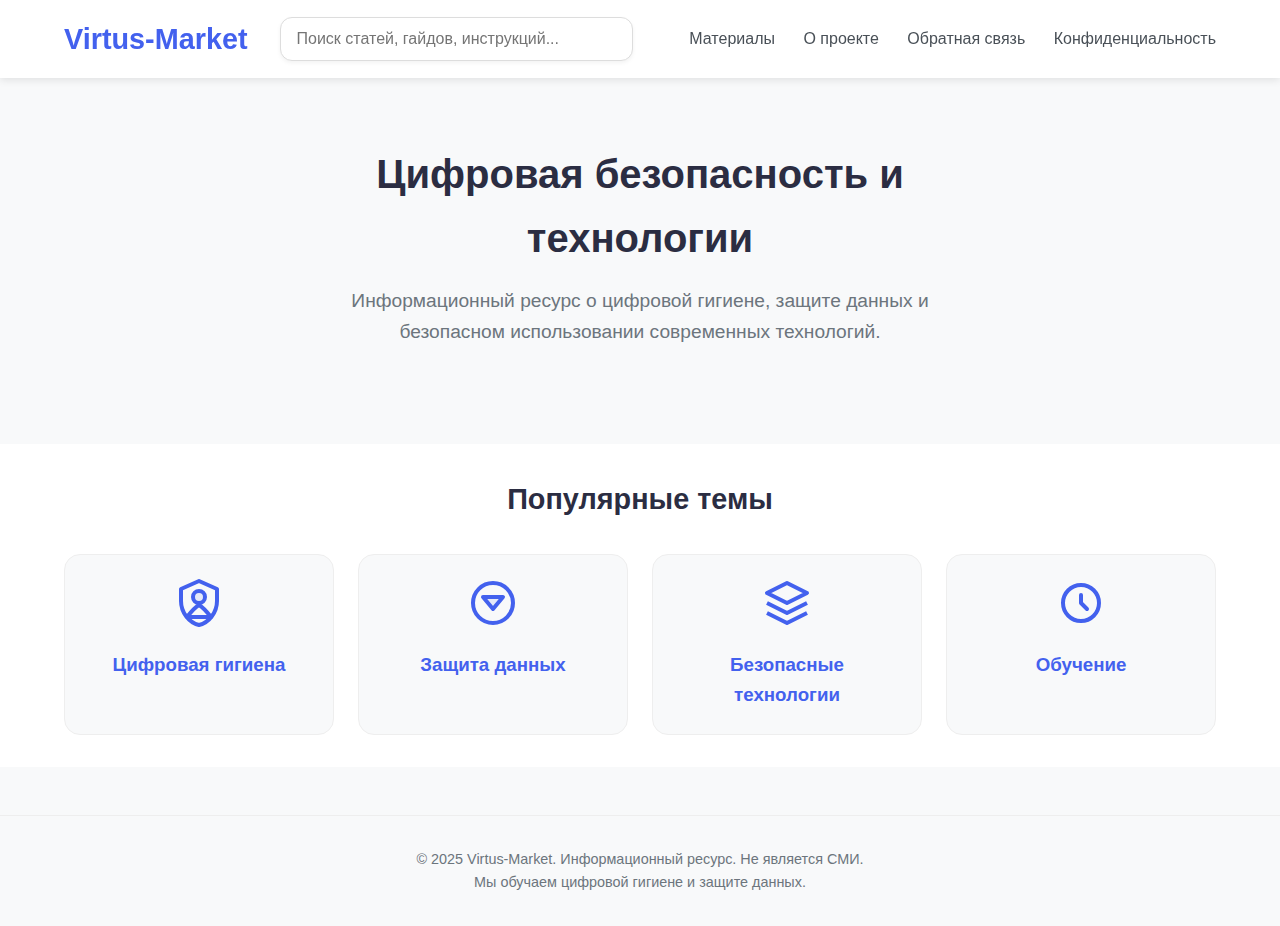
<file: index.html>
<!DOCTYPE html>
<html lang="ru">
<head>
  <meta charset="UTF-8" />
  <meta name="viewport" content="width=device-width, initial-scale=1.0"/>
  <title>Virtus-Market — Цифровая безопасность и технологии</title>
  <meta name="description" content="Информационный ресурс о цифровой гигиене, защите данных и безопасных технологиях.">
  <style>
    * {
      margin: 0;
      padding: 0;
      box-sizing: border-box;
      font-family: -apple-system, BlinkMacSystemFont, 'Segoe UI', Roboto, sans-serif;
    }
    body {
      background-color: #f8f9fa;
      color: #212529;
      line-height: 1.6;
    }
    header {
      background: white;
      box-shadow: 0 2px 8px rgba(0,0,0,0.1);
      padding: 1rem 5%;
      position: sticky;
      top: 0;
      z-index: 100;
    }
    .header-content {
      display: flex;
      justify-content: space-between;
      align-items: center;
      max-width: 1200px;
      margin: 0 auto;
    }
    .logo {
      font-size: 1.8rem;
      font-weight: 800;
      color: #4361ee;
      text-decoration: none;
      display: flex;
      align-items: center;
      gap: 0.5rem;
    }
    .search-bar {
      flex: 1;
      max-width: 600px;
      margin: 0 2rem;
    }
    .search-bar input {
      width: 100%;
      padding: 0.75rem 1rem;
      border: 1px solid #ddd;
      border-radius: 12px;
      font-size: 1rem;
      box-shadow: 0 2px 4px rgba(0,0,0,0.05);
    }
    .nav-links a {
      margin-left: 1.5rem;
      text-decoration: none;
      color: #495057;
      font-weight: 500;
    }
    .hero {
      text-align: center;
      padding: 4rem 5%;
      max-width: 800px;
      margin: 0 auto;
    }
    .hero h1 {
      font-size: 2.5rem;
      margin-bottom: 1rem;
      color: #2b2d42;
    }
    .hero p {
      font-size: 1.2rem;
      color: #6c757d;
      margin-bottom: 2rem;
    }
    .categories {
      padding: 2rem 5%;
      background: white;
    }
    .section-title {
      text-align: center;
      margin-bottom: 2rem;
      font-size: 1.8rem;
      color: #2b2d42;
    }
    .category-grid {
      display: grid;
      grid-template-columns: repeat(auto-fit, minmax(240px, 1fr));
      gap: 1.5rem;
      max-width: 1200px;
      margin: 0 auto;
    }
    .category-card {
      background: #f8f9fa;
      border-radius: 16px;
      padding: 1.5rem;
      text-align: center;
      transition: transform 0.2s, box-shadow 0.2s;
      border: 1px solid #eee;
    }
    .category-card:hover {
      transform: translateY(-4px);
      box-shadow: 0 6px 16px rgba(0,0,0,0.08);
    }
    .category-card h3 {
      margin-top: 1rem;
      color: #4361ee;
    }
    footer {
      text-align: center;
      padding: 2rem;
      color: #6c757d;
      font-size: 0.9rem;
      border-top: 1px solid #eee;
      margin-top: 3rem;
    }
    @media (max-width: 768px) {
      .header-content {
        flex-direction: column;
        gap: 1rem;
      }
      .search-bar {
        width: 100%;
        max-width: 100%;
        margin: 0;
      }
      .nav-links a {
        margin: 0 0.75rem;
      }
    }
  </style>
</head>
<body>

  <header>
    <div class="header-content">
      <a href="/" class="logo">Virtus-Market</a>
      <div class="search-bar">
        <input type="text" placeholder="Поиск статей, гайдов, инструкций...">
      </div>
      <div class="nav-links">
        <a href="/articles/">Материалы</a>
        <a href="/about/">О проекте</a>
        <a href="/contact/">Обратная связь</a>
        <a href="/privacy/">Конфиденциальность</a>
      </div>
    </div>
  </header>

  <section class="hero">
    <h1>Цифровая безопасность и технологии</h1>
    <p>Информационный ресурс о цифровой гигиене, защите данных и безопасном использовании современных технологий.</p>
  </section>

  <section class="categories">
    <h2 class="section-title">Популярные темы</h2>
    <div class="category-grid">
      <div class="category-card">
        <svg width="48" height="48" viewBox="0 0 24 24" fill="none" xmlns="http://www.w3.org/2000/svg">
          <path d="M12 1L3 5V11C3 16.55 6.83 21.74 12 23C17.17 21.74 21 16.55 21 11V5L12 1Z" stroke="#4361ee" stroke-width="2" stroke-linejoin="round"/>
          <path d="M12 12C13.6569 12 15 10.6569 15 9C15 7.34315 13.6569 6 12 6C10.3431 6 9 7.34315 9 9C9 10.6569 10.3431 12 12 12Z" fill="#4361ee" fill-opacity="0.1"/>
          <path d="M12 12C13.6569 12 15 10.6569 15 9C15 7.34315 13.6569 6 12 6C10.3431 6 9 7.34315 9 9C9 10.6569 10.3431 12 12 12Z" stroke="#4361ee" stroke-width="2"/>
          <path d="M12 13C9.5 14.5 6 19 6 19H18C18 19 14.5 14.5 12 13Z" stroke="#4361ee" stroke-width="2" stroke-linejoin="round"/>
        </svg>
        <h3>Цифровая гигиена</h3>
      </div>
      <div class="category-card">
        <svg width="48" height="48" viewBox="0 0 24 24" fill="none" xmlns="http://www.w3.org/2000/svg">
          <path d="M12 15L17 9H7L12 15Z" fill="#4361ee" fill-opacity="0.1"/>
          <path d="M12 15L17 9H7L12 15Z" stroke="#4361ee" stroke-width="2" stroke-linecap="round" stroke-linejoin="round"/>
          <path d="M12 22C17.5228 22 22 17.5228 22 12C22 6.47715 17.5228 2 12 2C6.47715 2 2 6.47715 2 12C2 17.5228 6.47715 22 12 22Z" stroke="#4361ee" stroke-width="2"/>
        </svg>
        <h3>Защита данных</h3>
      </div>
      <div class="category-card">
        <svg width="48" height="48" viewBox="0 0 24 24" fill="none" xmlns="http://www.w3.org/2000/svg">
          <path d="M12 2L2 7L12 12L22 7L12 2Z" stroke="#4361ee" stroke-width="2" stroke-linejoin="round"/>
          <path d="M2 17L12 22L22 17" stroke="#4361ee" stroke-width="2" stroke-linejoin="round"/>
          <path d="M2 12L12 17L22 12" stroke="#4361ee" stroke-width="2" stroke-linejoin="round"/>
        </svg>
        <h3>Безопасные технологии</h3>
      </div>
      <div class="category-card">
        <svg width="48" height="48" viewBox="0 0 24 24" fill="none" xmlns="http://www.w3.org/2000/svg">
          <path d="M12 8V12L15 15M21 12C21 16.9706 16.9706 21 12 21C7.02944 21 3 16.9706 3 12C3 7.02944 7.02944 3 12 3C16.9706 3 21 7.02944 21 12Z" stroke="#4361ee" stroke-width="2" stroke-linecap="round" stroke-linejoin="round"/>
        </svg>
        <h3>Обучение</h3>
      </div>
    </div>
  </section>

  <footer>
    <p>© 2025 Virtus-Market. Информационный ресурс. Не является СМИ.</p>
    <p>Мы обучаем цифровой гигиене и защите данных.</p>
  </footer>

</body>
</html>
</file>
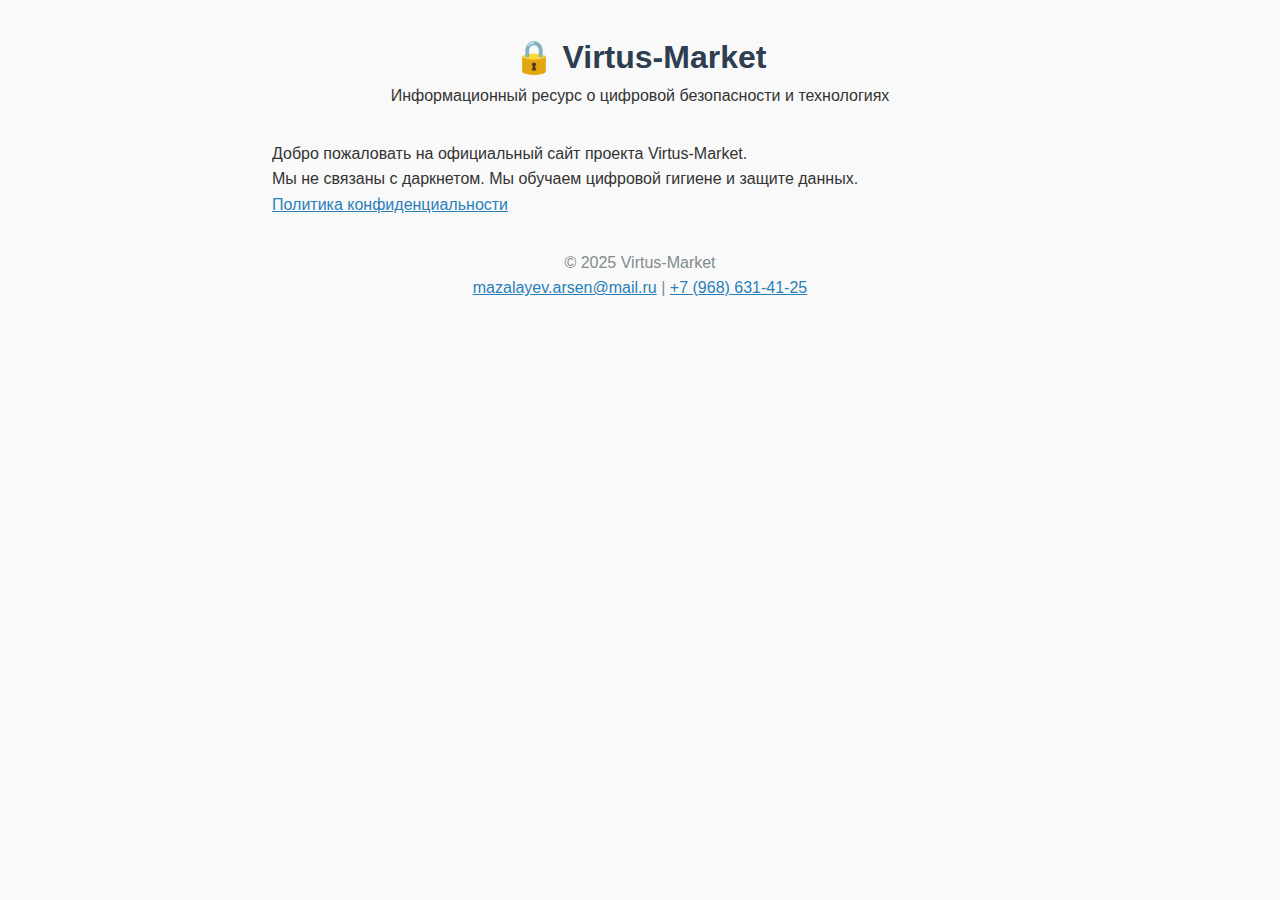
<file: public/index.html>
<!DOCTYPE html>
<html lang="ru">
<head>
    <meta charset="UTF-8" />
    <meta name="viewport" content="width=device-width, initial-scale=1.0"/>
    <meta name="description" content="Virtus-Market — информационный ресурс о цифровой безопасности и технологиях. Не связан с даркнетом."/>
    <title>Virtus-Market — Цифровая безопасность</title>
    <style>
        * { margin: 0; padding: 0; box-sizing: border-box; }
        body {
            font-family: 'Segoe UI', Tahoma, Geneva, Verdana, sans-serif;
            line-height: 1.6;
            color: #333;
            background: #f9f9f9;
            padding: 2rem;
            max-width: 800px;
            margin: 0 auto;
        }
        header { text-align: center; margin-bottom: 2rem; }
        h1 { color: #2c3e50; }
        footer { margin-top: 2rem; text-align: center; color: #7f8c8d; }
        a { color: #2980b9; text-decoration: underline; }
    </style>
</head>
<body>
    <header>
        <h1>🔒 Virtus-Market</h1>
        <p>Информационный ресурс о цифровой безопасности и технологиях</p>
    </header>

    <p>Добро пожаловать на официальный сайт проекта Virtus-Market.</p>
    <p>Мы не связаны с даркнетом. Мы обучаем цифровой гигиене и защите данных.</p>
    <p><a href="/legal/privacy.html">Политика конфиденциальности</a></p>

    <footer>
        © 2025 Virtus-Market<br>
        <a href="mailto:mazalayev.arsen@mail.ru">mazalayev.arsen@mail.ru</a> | 
        <a href="tel:+79686314125">+7 (968) 631-41-25</a>
    </footer>
</body>
</html>
</file>
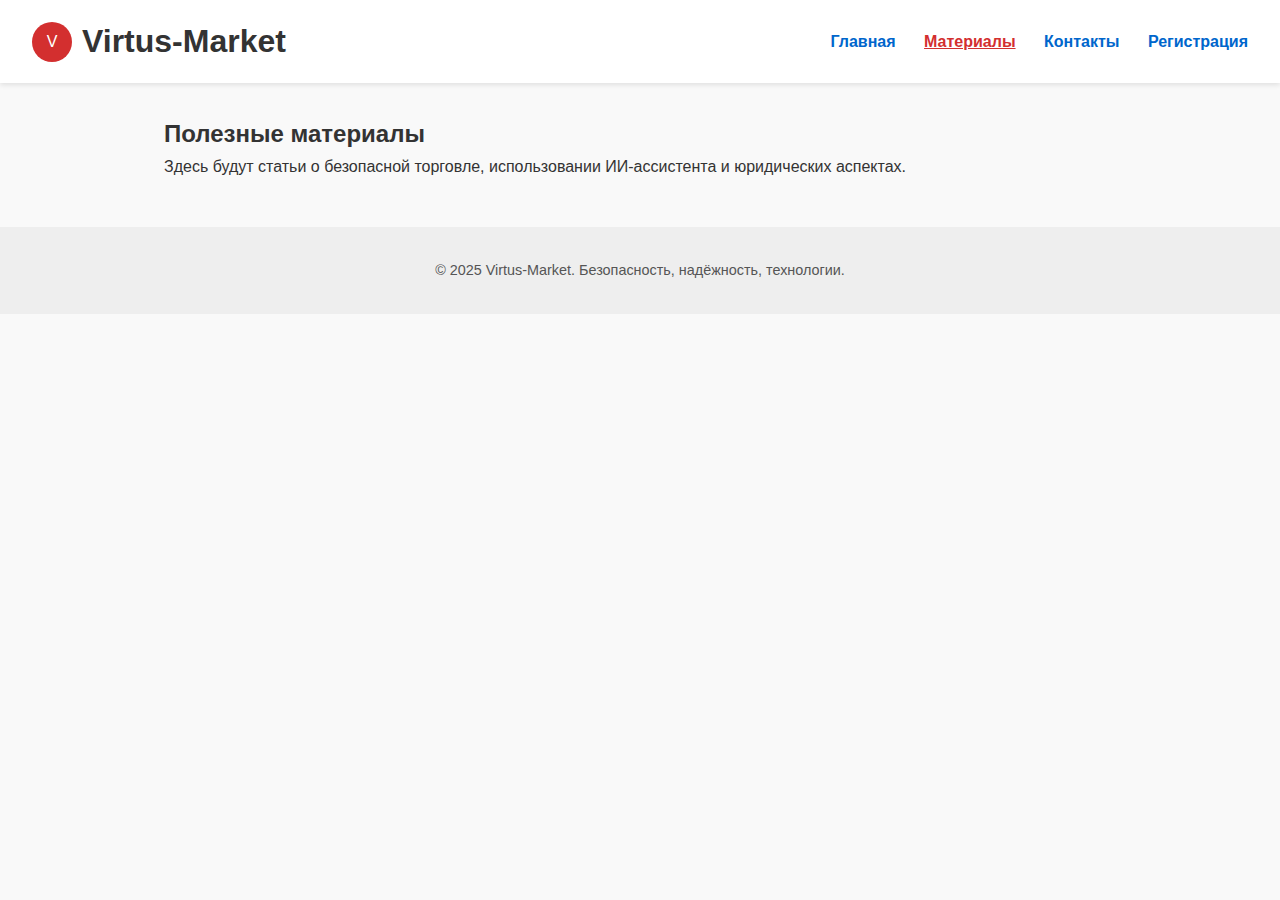
<file: articles.html>
<!DOCTYPE html>
<html lang="ru">
<head>
    <meta charset="UTF-8">
    <meta name="viewport" content="width=device-width, initial-scale=1.0">
    <title>Материалы | Virtus-Market</title>
    <link rel="stylesheet" href="style.css">
</head>
<body>
    <header>
        <div class="logo">
            <div style="width:40px;height:40px;background:#d32f2f;color:white;display:flex;align-items:center;justify-content:center;border-radius:50%;">V</div>
            <h1>Virtus-Market</h1>
        </div>
        <nav>
            <a href="index.html">Главная</a>
            <a href="articles.html" class="active">Материалы</a>
            <a href="contact.html">Контакты</a>
            <a href="register.html">Регистрация</a>
        </nav>
    </header>

    <main>
        <h2>Полезные материалы</h2>
        <p>Здесь будут статьи о безопасной торговле, использовании ИИ-ассистента и юридических аспектах.</p>
    </main>

    <footer>
        <p>&copy; 2025 Virtus-Market. Безопасность, надёжность, технологии.</p>
    </footer>
</body>
</html>
</file>
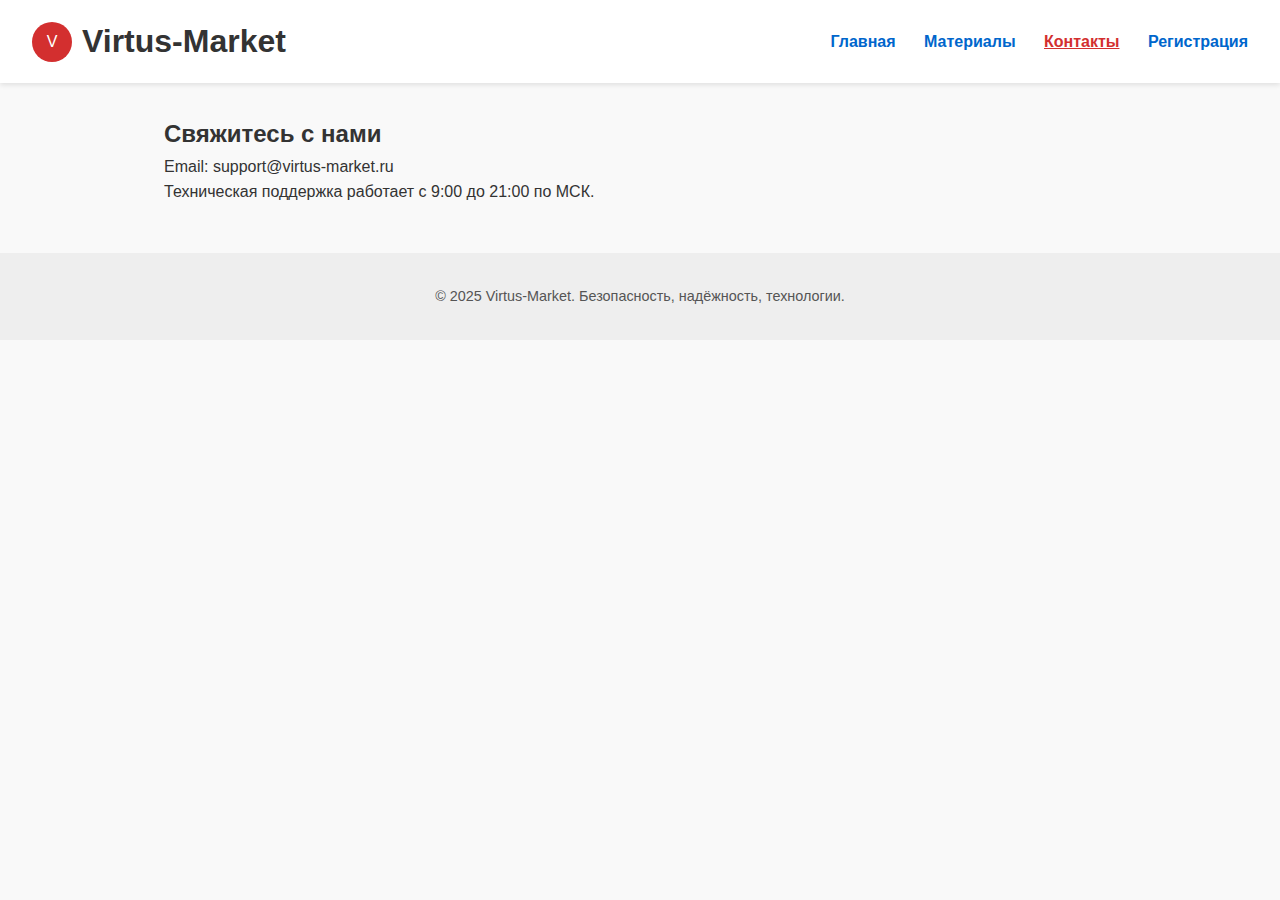
<file: contact.html>
<!DOCTYPE html>
<html lang="ru">
<head>
    <meta charset="UTF-8">
    <meta name="viewport" content="width=device-width, initial-scale=1.0">
    <title>Контакты | Virtus-Market</title>
    <link rel="stylesheet" href="style.css">
</head>
<body>
    <header>
        <div class="logo">
            <div style="width:40px;height:40px;background:#d32f2f;color:white;display:flex;align-items:center;justify-content:center;border-radius:50%;">V</div>
            <h1>Virtus-Market</h1>
        </div>
        <nav>
            <a href="index.html">Главная</a>
            <a href="articles.html">Материалы</a>
            <a href="contact.html" class="active">Контакты</a>
            <a href="register.html">Регистрация</a>
        </nav>
    </header>

    <main>
        <h2>Свяжитесь с нами</h2>
        <p>Email: support@virtus-market.ru</p>
        <p>Техническая поддержка работает с 9:00 до 21:00 по МСК.</p>
    </main>

    <footer>
        <p>&copy; 2025 Virtus-Market. Безопасность, надёжность, технологии.</p>
    </footer>
</body>
</html>
</file>
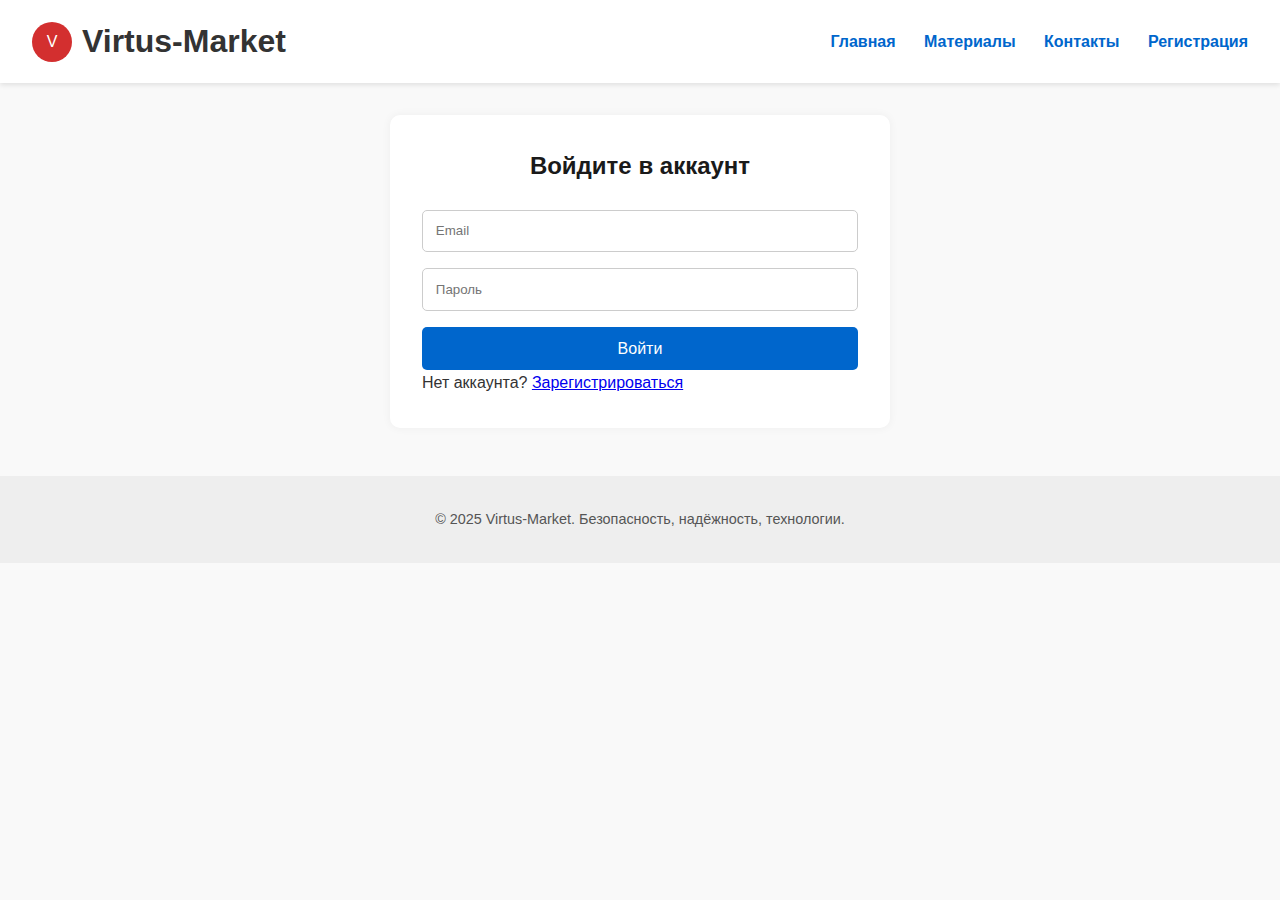
<file: login.html>
<!DOCTYPE html>
<html lang="ru">
<head>
    <meta charset="UTF-8">
    <meta name="viewport" content="width=device-width, initial-scale=1.0">
    <title>Вход | Virtus-Market</title>
    <link rel="stylesheet" href="style.css">
</head>
<body>
    <header>
        <div class="logo">
            <div style="width:40px;height:40px;background:#d32f2f;color:white;display:flex;align-items:center;justify-content:center;border-radius:50%;">V</div>
            <h1>Virtus-Market</h1>
        </div>
        <nav>
            <a href="index.html">Главная</a>
            <a href="articles.html">Материалы</a>
            <a href="contact.html">Контакты</a>
            <a href="register.html">Регистрация</a>
        </nav>
    </header>

    <main>
        <section class="login-section">
            <h2>Войдите в аккаунт</h2>
            <form id="loginForm">
                <input type="email" placeholder="Email" required>
                <input type="password" placeholder="Пароль" required>
                <button type="submit">Войти</button>
            </form>
            <p>Нет аккаунта? <a href="register.html">Зарегистрироваться</a></p>
        </section>
    </main>

    <footer>
        <p>&copy; 2025 Virtus-Market. Безопасность, надёжность, технологии.</p>
    </footer>
</body>
</html>
</file>
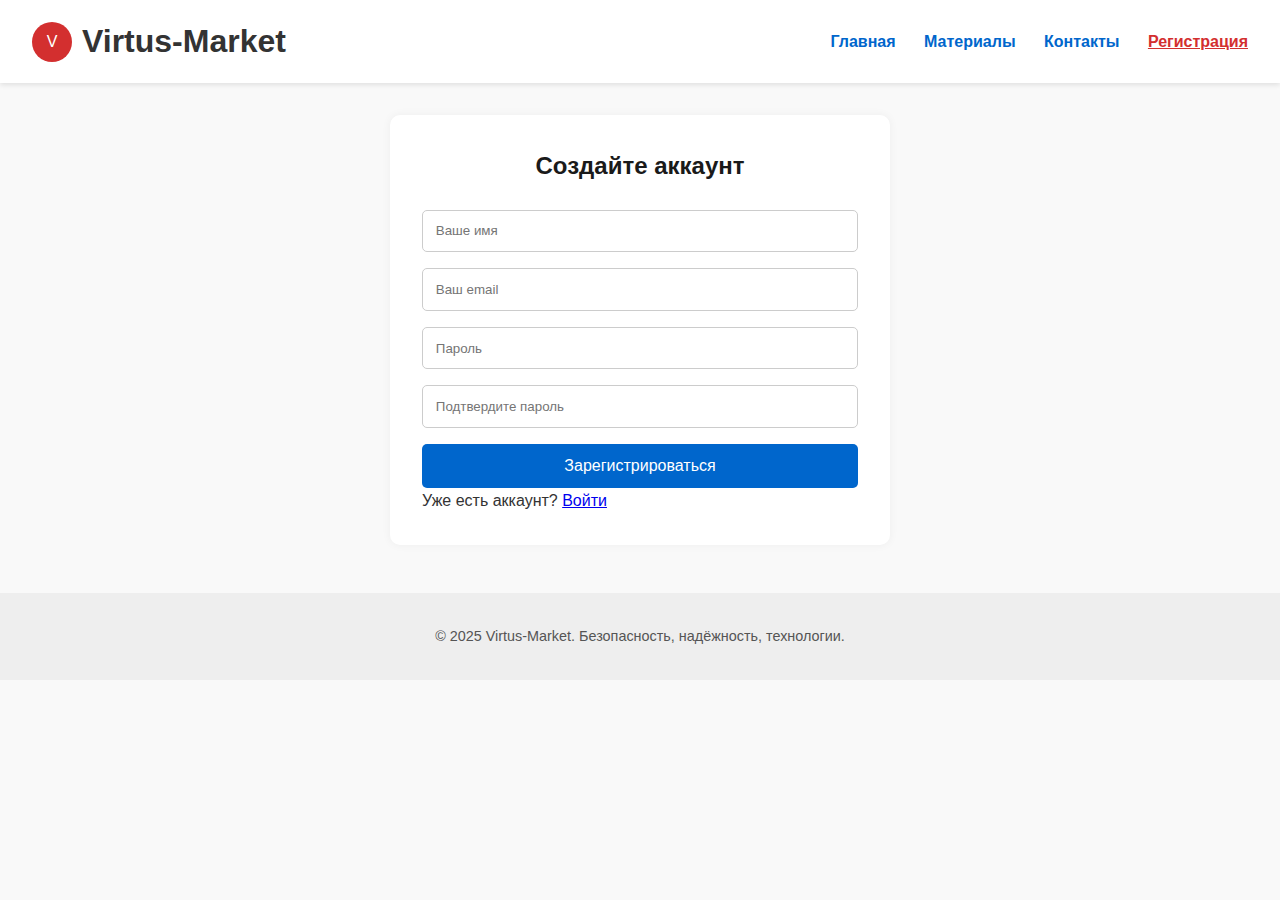
<file: register.html>
<!DOCTYPE html>
<html lang="ru">
<head>
    <meta charset="UTF-8">
    <meta name="viewport" content="width=device-width, initial-scale=1.0">
    <title>Регистрация | Virtus-Market</title>
    <link rel="stylesheet" href="style.css">
</head>
<body>
    <header>
        <div class="logo">
            <div style="width:40px;height:40px;background:#d32f2f;color:white;display:flex;align-items:center;justify-content:center;border-radius:50%;">V</div>
            <h1>Virtus-Market</h1>
        </div>
        <nav>
            <a href="index.html">Главная</a>
            <a href="articles.html">Материалы</a>
            <a href="contact.html">Контакты</a>
            <a href="register.html" class="active">Регистрация</a>
        </nav>
    </header>

    <main>
        <section class="register-section">
            <h2>Создайте аккаунт</h2>
            <form id="registrationForm">
                <input type="text" placeholder="Ваше имя" required>
                <input type="email" placeholder="Ваш email" required>
                <input type="password" placeholder="Пароль" required>
                <input type="password" placeholder="Подтвердите пароль" required>
                <button type="submit">Зарегистрироваться</button>
            </form>
            <p>Уже есть аккаунт? <a href="login.html">Войти</a></p>
        </section>
    </main>

    <footer>
        <p>&copy; 2025 Virtus-Market. Безопасность, надёжность, технологии.</p>
    </footer>
</body>
</html>
</file>
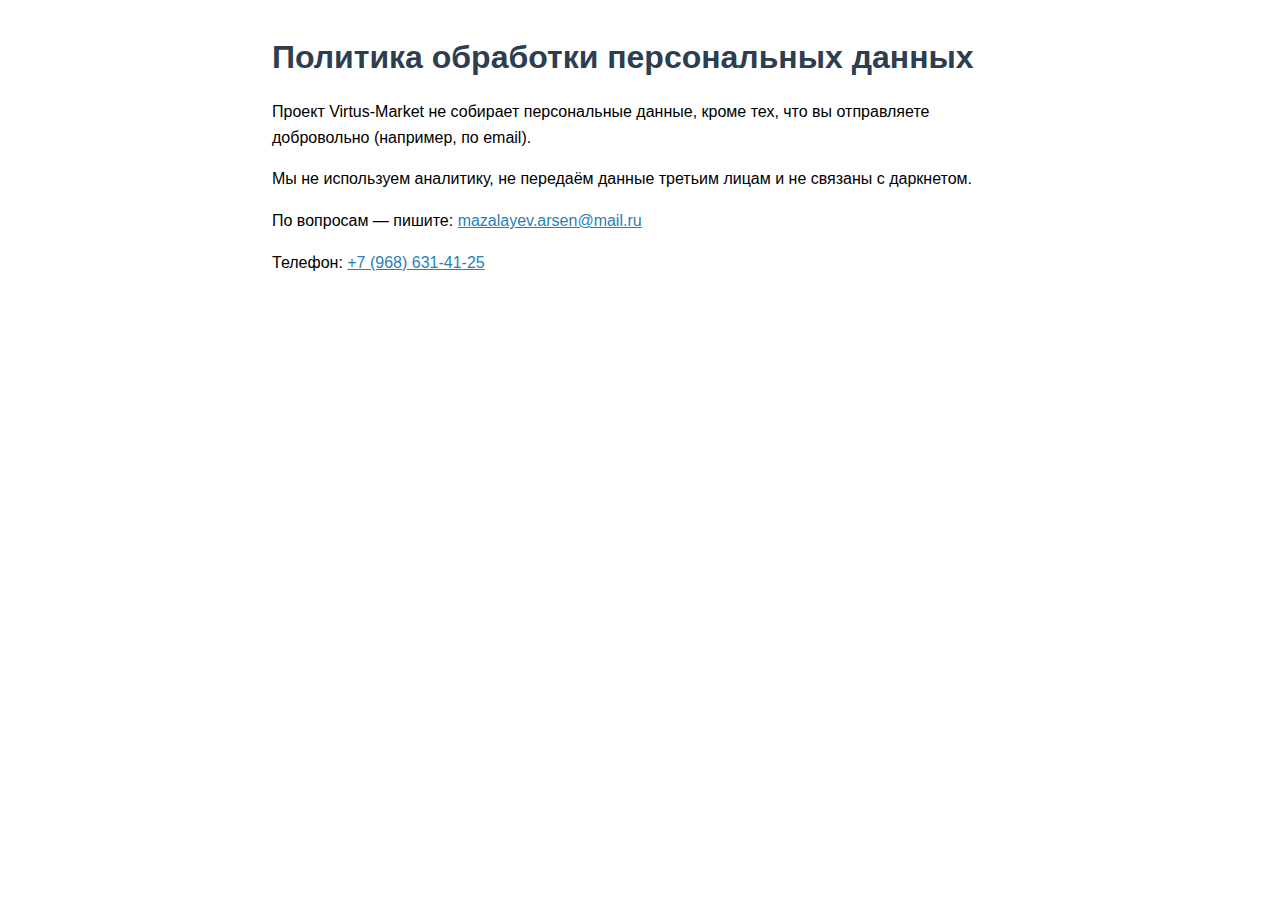
<file: legal/privacy.html>
<!DOCTYPE html>
<html lang="ru">
<head>
    <meta charset="UTF-8" />
    <meta name="viewport" content="width=device-width, initial-scale=1.0"/>
    <title>Политика конфиденциальности — Virtus-Market</title>
    <style>
        * { margin: 0; padding: 0; box-sizing: border-box; }
        body {
            font-family: Arial, sans-serif;
            padding: 2rem;
            max-width: 800px;
            margin: 0 auto;
            line-height: 1.6;
        }
        h1 { color: #2c3e50; margin-bottom: 1rem; }
        h2 { margin-top: 1.5rem; color: #34495e; }
        p, li { margin-bottom: 1rem; }
        a { color: #2980b9; }
    </style>
</head>
<body>
    <h1>Политика обработки персональных данных</h1>
    <p>Проект Virtus-Market не собирает персональные данные, кроме тех, что вы отправляете добровольно (например, по email).</p>
    <p>Мы не используем аналитику, не передаём данные третьим лицам и не связаны с даркнетом.</p>
    <p>По вопросам — пишите: <a href="mailto:mazalayev.arsen@mail.ru">mazalayev.arsen@mail.ru</a></p>
    <p>Телефон: <a href="tel:+79686314125">+7 (968) 631-41-25</a></p>
</body>
</html>
</file>
<file: style.css>
* {
    margin: 0;
    padding: 0;
    box-sizing: border-box;
    font-family: Arial, sans-serif;
}

body {
    background-color: #f9f9f9;
    color: #333;
    line-height: 1.6;
}

header {
    display: flex;
    justify-content: space-between;
    align-items: center;
    padding: 1rem 2rem;
    background: white;
    box-shadow: 0 2px 5px rgba(0,0,0,0.1);
}

.logo {
    display: flex;
    align-items: center;
    gap: 10px;
}

.logo img {
    height: 40px;
}

nav a {
    margin-left: 1.5rem;
    text-decoration: none;
    color: #0066cc;
    font-weight: bold;
}

nav a:hover {
    color: #004499;
}

nav a.active {
    color: #d32f2f;
    text-decoration: underline;
}

main {
    max-width: 1000px;
    margin: 2rem auto;
    padding: 0 1.5rem;
}

.hero {
    text-align: center;
    padding: 3rem 1rem;
}

.hero h1 {
    font-size: 2.5rem;
    margin-bottom: 1rem;
    color: #1a1a1a;
}

.hero p {
    font-size: 1.3rem;
    line-height: 1.6;
    margin-bottom: 2rem;
    color: #444;
}

.btn {
    display: inline-block;
    padding: 0.8rem 2rem;
    background: #d32f2f;
    color: white;
    text-decoration: none;
    border-radius: 5px;
    font-weight: bold;
}

.btn:hover {
    background: #b71c1c;
}

.register-section, .login-section {
    max-width: 500px;
    margin: 0 auto;
    padding: 2rem;
    background: white;
    border-radius: 10px;
    box-shadow: 0 0 10px rgba(0,0,0,0.05);
}

.register-section h2, .login-section h2 {
    text-align: center;
    margin-bottom: 1.5rem;
    color: #1a1a1a;
}

form input {
    width: 100%;
    padding: 0.8rem;
    margin-bottom: 1rem;
    border: 1px solid #ccc;
    border-radius: 5px;
}

form button {
    width: 100%;
    padding: 0.8rem;
    background: #0066cc;
    color: white;
    border: none;
    border-radius: 5px;
    font-size: 1rem;
    cursor: pointer;
}

form button:hover {
    background: #004499;
}

form p {
    text-align: center;
    margin-top: 1rem;
}

form a {
    color: #0066cc;
    text-decoration: none;
}

footer {
    text-align: center;
    padding: 2rem;
    margin-top: 3rem;
    background: #eee;
    color: #555;
    font-size: 0.9rem;
}
</file>
